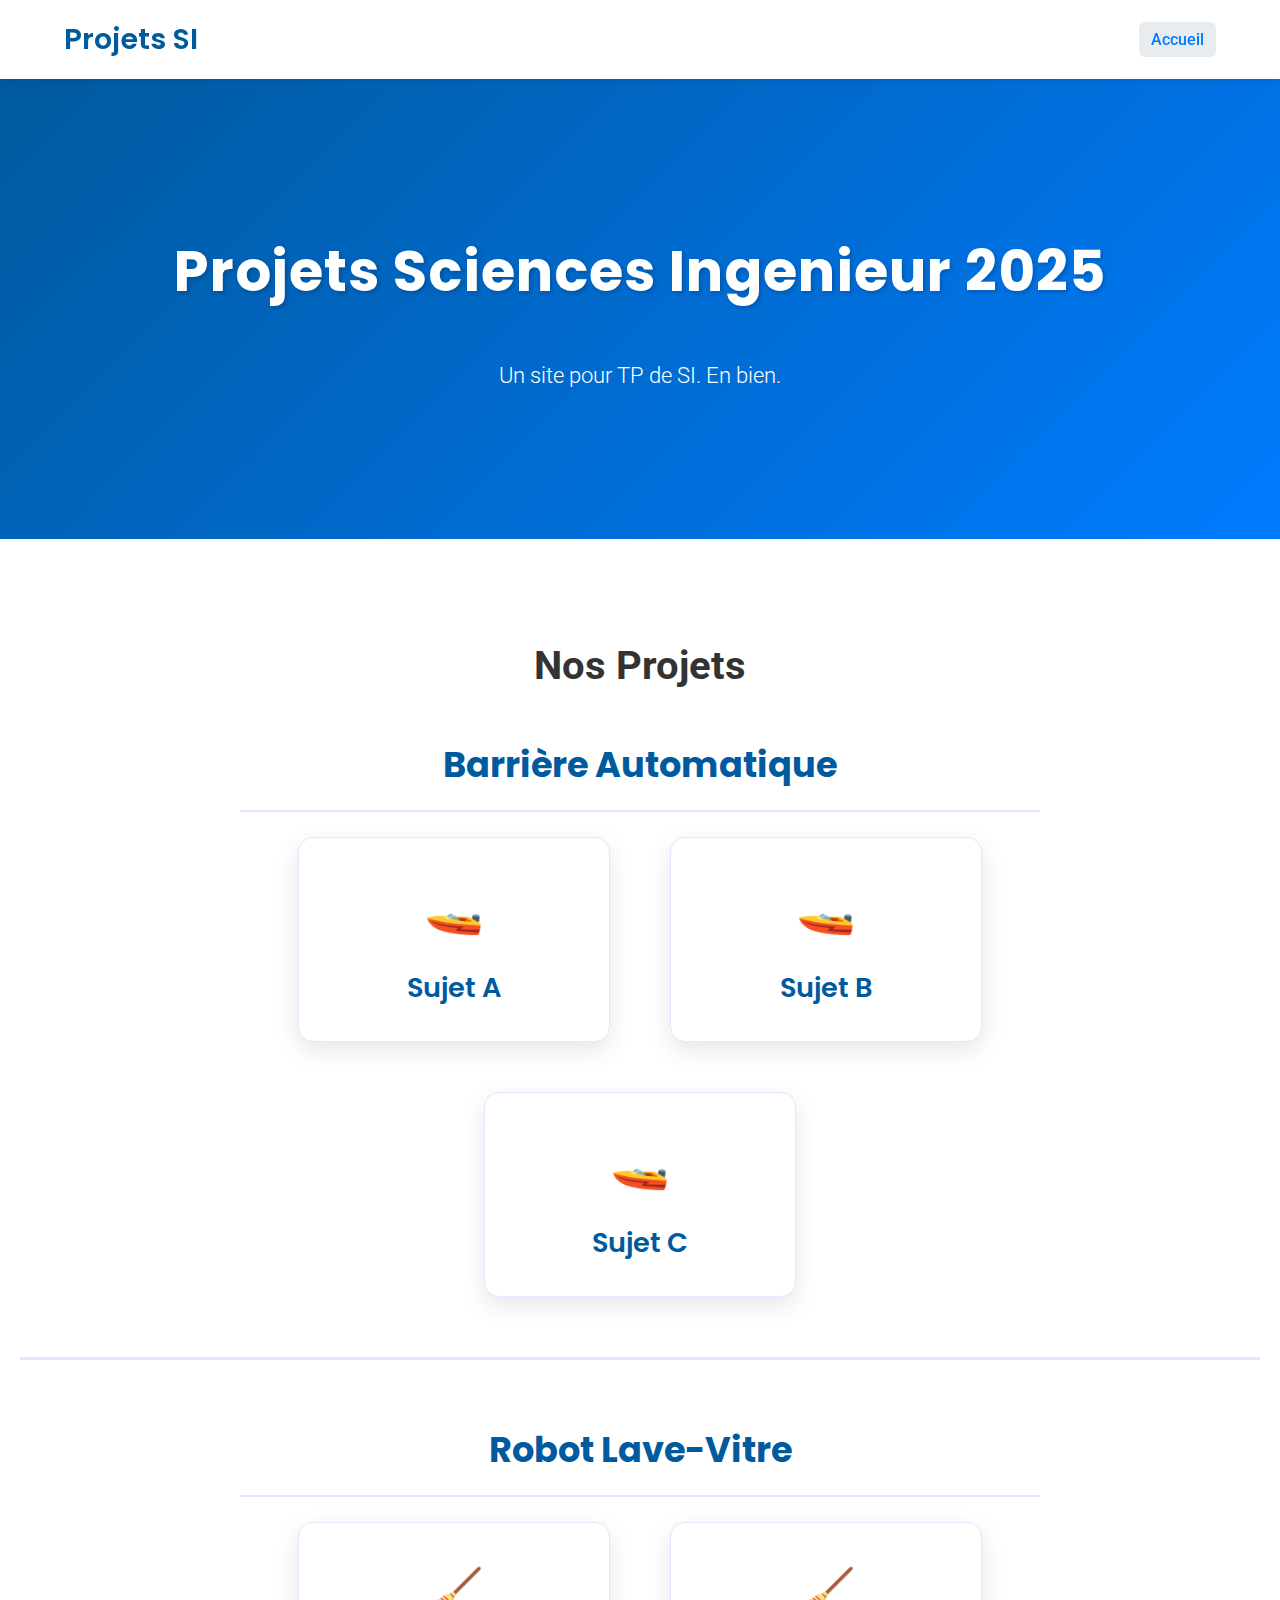
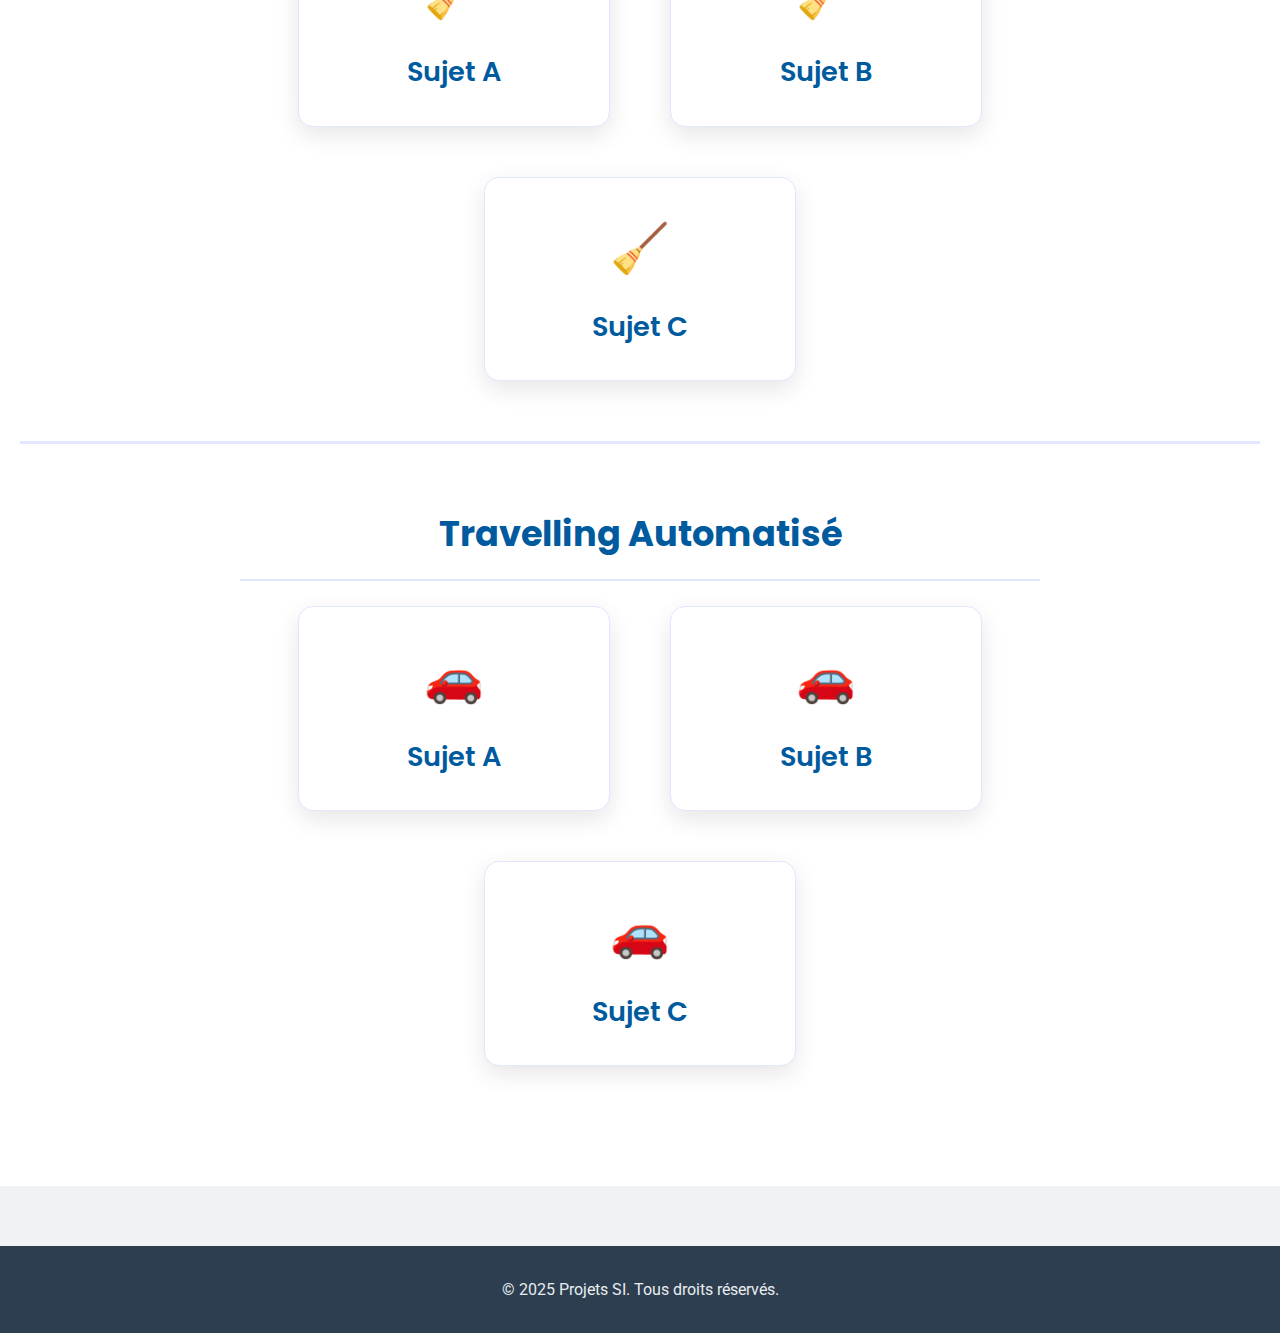
<file: index.html>
<!DOCTYPE html>
<html lang="en">
<head>
    <meta charset="UTF-8">
    <meta name="viewport" content="width=device-width, initial-scale=1.0">
    <title>Projets Systèmes Industriels</title>
    <meta http-equiv="refresh" content="0;url=welcome.html">
    <script>
        window.location.href = "welcome.html";
    </script>
</head>
<body>    <p>If you are not redirected automatically, <a href="welcome.html">click here</a>.</p>
    <script src="sw-register.js"></script>
    <script>
        // Register the service worker directly here for immediate effect
        if ('serviceWorker' in navigator) {
            navigator.serviceWorker.register('/service-worker.js')
                .then(registration => {
                    console.log('Service Worker registered with scope:', registration.scope);
                })
                .catch(error => {
                    console.log('Service Worker registration failed:', error);
                });
        }
    </script>
</body>
</html>
</file>
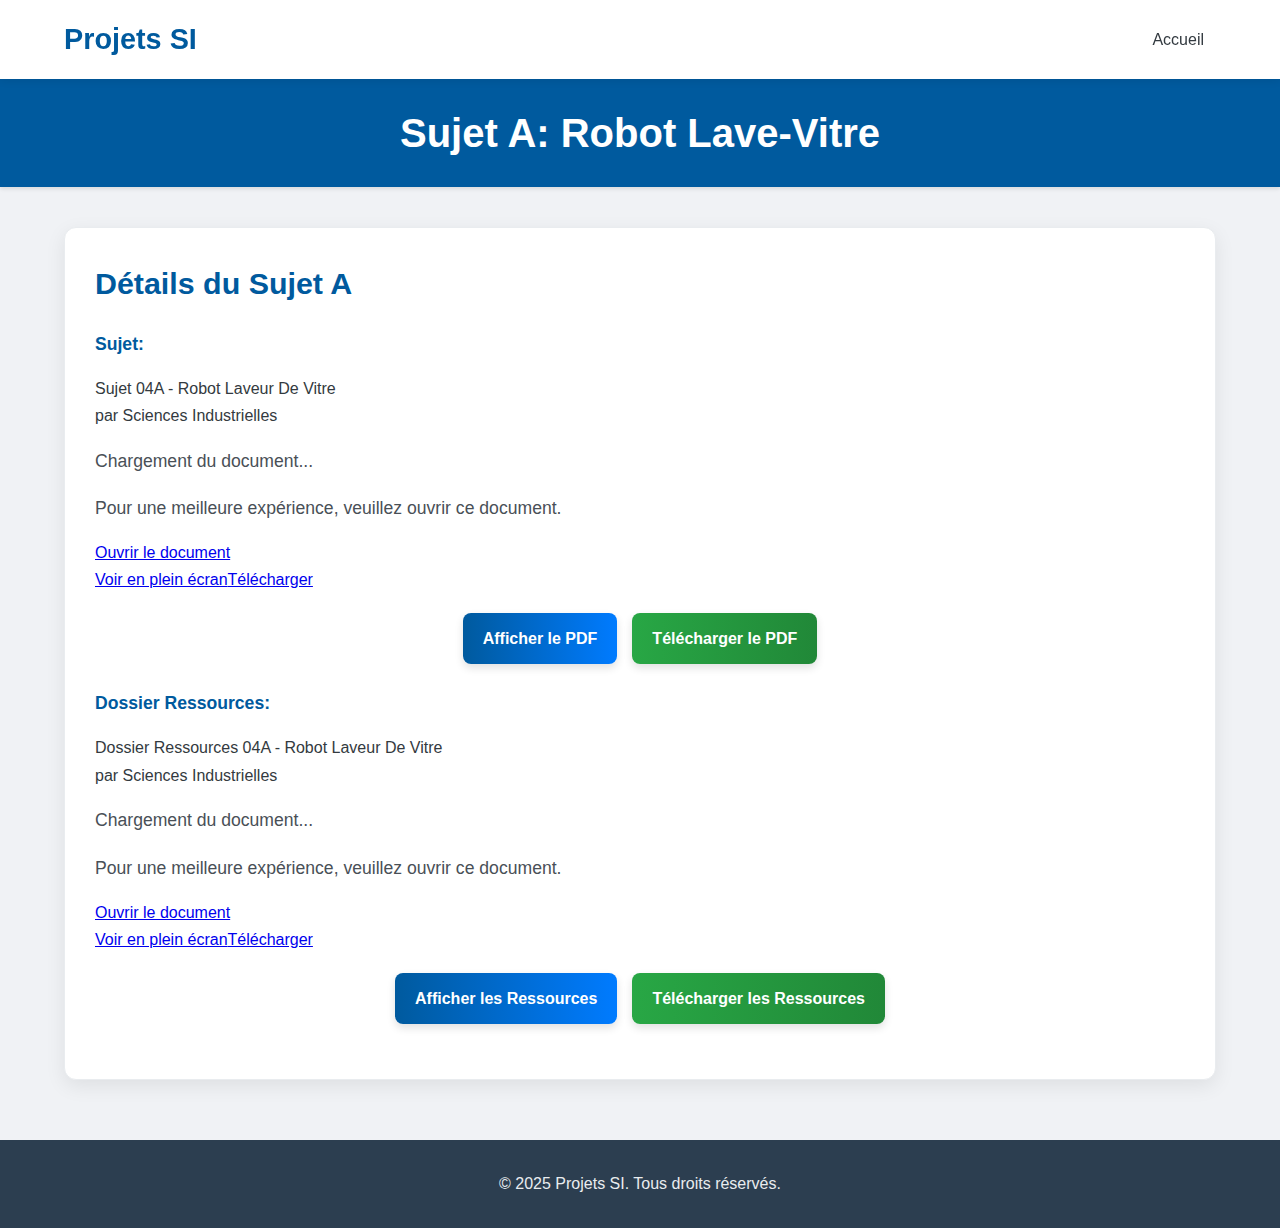
<file: projet_04A.html>
<!DOCTYPE html>
<html lang="en">
<head>
    <meta charset="UTF-8">
    <meta name="viewport" content="width=device-width, initial-scale=1.0">
    <title>Sujet A - Robot Lave-Vitre</title>
    <link rel="stylesheet" href="style.css">
</head>
<body>
    <nav>
        <div class="nav-container">
            <a href="welcome.html" class="logo">Projets SI</a>
            <ul>
                <li><a href="welcome.html">Accueil</a></li>
            </ul>
        </div>
    </nav>    <header class="standard-header">
        <h1>Sujet A: Robot Lave-Vitre</h1>
    </header>

    <div class="container">        <div class="project-detail-item">
            <h3>Détails du Sujet A</h3>            <p><strong>Sujet:</strong></p>
            <div class="scribd-pdf-container" data-pdf-src="pdfs/04A/Sujet04A-RobotLaveurDeVitre.pdf" data-pdf-title="Sujet 04A - Robot Laveur De Vitre" data-pdf-author="Sciences Industrielles"></div>
            
            <div class="pdf-buttons">
                <a href="pdfs/04A/Sujet04A-RobotLaveurDeVitre.pdf" target="_blank" class="pdf-button view-button">Afficher le PDF</a>
                <a href="pdfs/04A/Sujet04A-RobotLaveurDeVitre.pdf" download class="pdf-button download-button">Télécharger le PDF</a>
            </div>
              <p><strong>Dossier Ressources:</strong></p>
            <div class="scribd-pdf-container" data-pdf-src="pdfs/resources/04A/DossierRessources04A_RobotLaveurDeVitre.pdf" data-pdf-title="Dossier Ressources 04A - Robot Laveur De Vitre" data-pdf-author="Sciences Industrielles"></div>
            
            <div class="pdf-buttons">
                <a href="pdfs/resources/04A/DossierRessources04A_RobotLaveurDeVitre.pdf" target="_blank" class="pdf-button view-button">Afficher les Ressources</a>
                <a href="pdfs/resources/04A/DossierRessources04A_RobotLaveurDeVitre.pdf" download class="pdf-button download-button">Télécharger les Ressources</a>
            </div>
        </div>
    </div>    <footer>
        <p>&copy; 2025 Projets SI. Tous droits réservés.</p>
    </footer>    <script src="script.js"></script>
    <script src="fallbackPdf.js"></script>
    <script src="scribdStyle.js"></script>
    <script src="directPdfEmbed.js"></script>
    <script src="blobPdfLoader.js"></script>
    <script src="sw-register.js"></script>
</body>
</html>
</file>
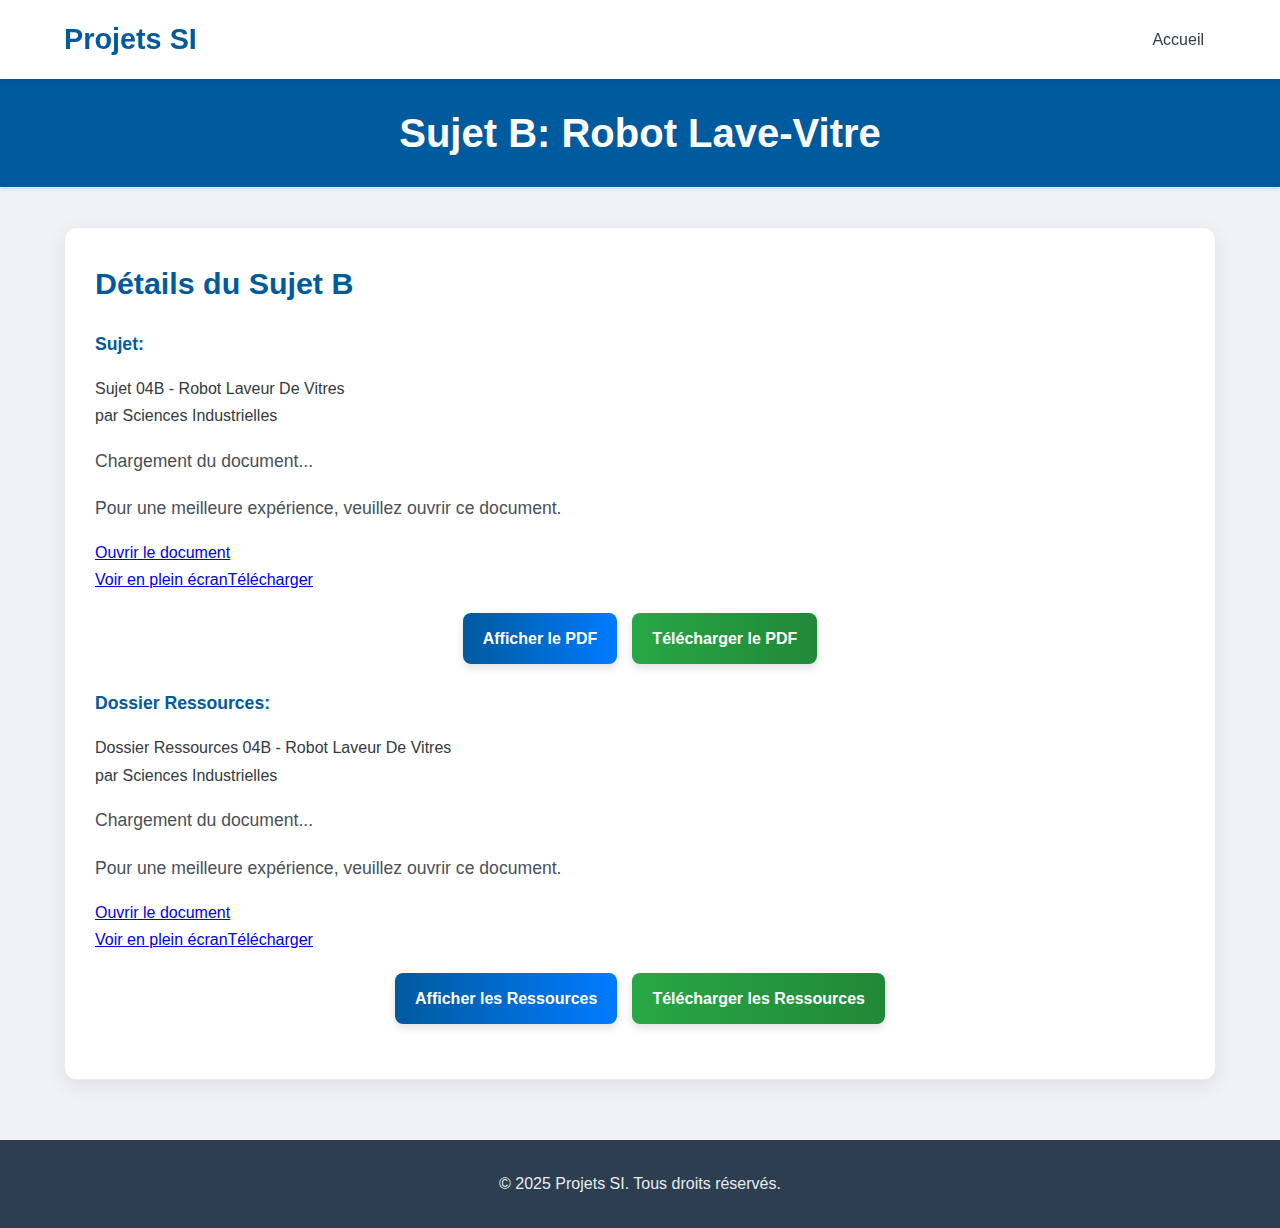
<file: projet_04B.html>
<!DOCTYPE html>
<html lang="en">
<head>
    <meta charset="UTF-8">
    <meta name="viewport" content="width=device-width, initial-scale=1.0">
    <title>Sujet B - Robot Lave-Vitre</title>
    <link rel="stylesheet" href="style.css">
</head>
<body>
    <nav>
        <div class="nav-container">
            <a href="welcome.html" class="logo">Projets SI</a>
            <ul>
                <li><a href="welcome.html">Accueil</a></li>
            </ul>
        </div>
    </nav>    <header class="standard-header">
        <h1>Sujet B: Robot Lave-Vitre</h1>
    </header>

    <div class="container">        <div class="project-detail-item">
            <h3>Détails du Sujet B</h3>            <p><strong>Sujet:</strong></p>
            <div class="scribd-pdf-container" data-pdf-src="pdfs/04B/Sujet04B-RobotLaveurDeVitres.pdf" data-pdf-title="Sujet 04B - Robot Laveur De Vitres" data-pdf-author="Sciences Industrielles"></div>
            
            <div class="pdf-buttons">
                <a href="pdfs/04B/Sujet04B-RobotLaveurDeVitres.pdf" target="_blank" class="pdf-button view-button">Afficher le PDF</a>
                <a href="pdfs/04B/Sujet04B-RobotLaveurDeVitres.pdf" download class="pdf-button download-button">Télécharger le PDF</a>
            </div>
              <p><strong>Dossier Ressources:</strong></p>
            <div class="scribd-pdf-container" data-pdf-src="pdfs/resources/04B/DossierRessources04B-RobotLaveurDeVitres.pdf" data-pdf-title="Dossier Ressources 04B - Robot Laveur De Vitres" data-pdf-author="Sciences Industrielles"></div>
            
            <div class="pdf-buttons">
                <a href="pdfs/resources/04B/DossierRessources04B-RobotLaveurDeVitres.pdf" target="_blank" class="pdf-button view-button">Afficher les Ressources</a>
                <a href="pdfs/resources/04B/DossierRessources04B-RobotLaveurDeVitres.pdf" download class="pdf-button download-button">Télécharger les Ressources</a>
            </div>
        </div>
    </div>    <footer>
        <p>&copy; 2025 Projets SI. Tous droits réservés.</p>
    </footer>    <script src="script.js"></script>
    <script src="fallbackPdf.js"></script>
    <script src="scribdStyle.js"></script>
    <script src="directPdfEmbed.js"></script>
    <script src="blobPdfLoader.js"></script>
    <script src="sw-register.js"></script>
</body>
</html>
</file>
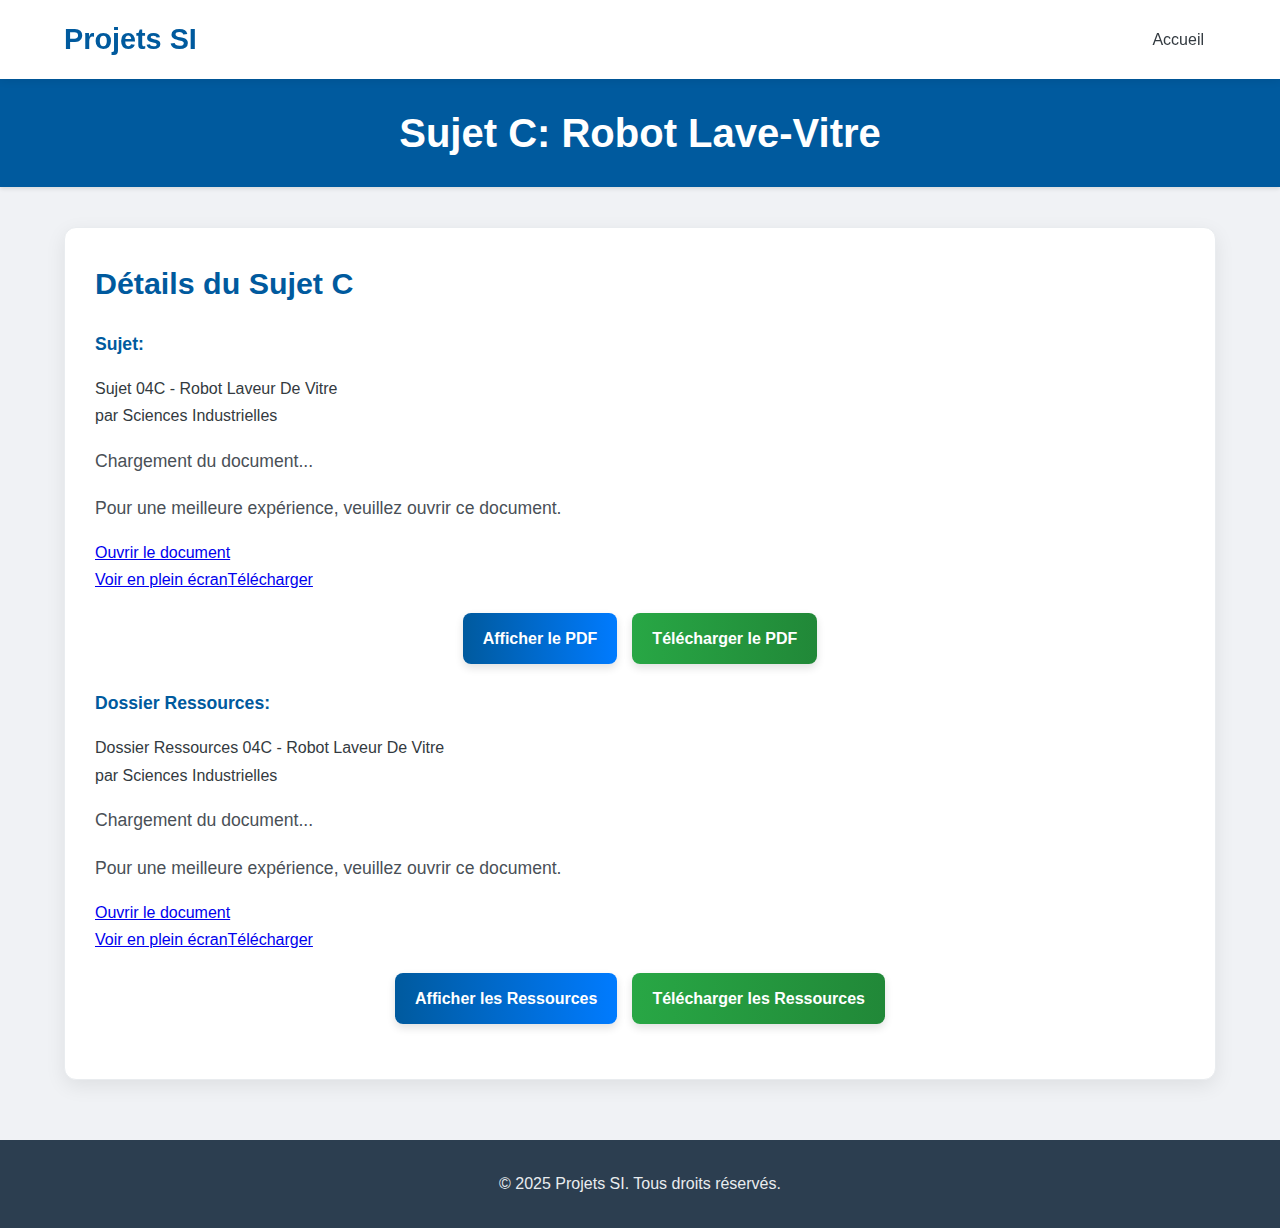
<file: projet_04C.html>
<!DOCTYPE html>
<html lang="en">
<head>
    <meta charset="UTF-8">
    <meta name="viewport" content="width=device-width, initial-scale=1.0">
    <title>Sujet C - Robot Lave-Vitre</title>
    <link rel="stylesheet" href="style.css">
</head>
<body>
    <nav>
        <div class="nav-container">
            <a href="welcome.html" class="logo">Projets SI</a>
            <ul>
                <li><a href="welcome.html">Accueil</a></li>
            </ul>
        </div>
    </nav>    <header class="standard-header">
        <h1>Sujet C: Robot Lave-Vitre</h1>
    </header>

    <div class="container">        <div class="project-detail-item">
            <h3>Détails du Sujet C</h3>            <p><strong>Sujet:</strong></p>
            <div class="scribd-pdf-container" data-pdf-src="pdfs/04C/Sujet04C_RobotLaveurDeVitre.pdf" data-pdf-title="Sujet 04C - Robot Laveur De Vitre" data-pdf-author="Sciences Industrielles"></div>
            
            <div class="pdf-buttons">
                <a href="pdfs/04C/Sujet04C_RobotLaveurDeVitre.pdf" target="_blank" class="pdf-button view-button">Afficher le PDF</a>
                <a href="pdfs/04C/Sujet04C_RobotLaveurDeVitre.pdf" download class="pdf-button download-button">Télécharger le PDF</a>
            </div>
              <p><strong>Dossier Ressources:</strong></p>
            <div class="scribd-pdf-container" data-pdf-src="pdfs/resources/04C/DossierRessources04C-RobotLaveurDeVitre.pdf" data-pdf-title="Dossier Ressources 04C - Robot Laveur De Vitre" data-pdf-author="Sciences Industrielles"></div>
            
            <div class="pdf-buttons">
                <a href="pdfs/resources/04C/DossierRessources04C-RobotLaveurDeVitre.pdf" target="_blank" class="pdf-button view-button">Afficher les Ressources</a>
                <a href="pdfs/resources/04C/DossierRessources04C-RobotLaveurDeVitre.pdf" download class="pdf-button download-button">Télécharger les Ressources</a>
            </div>
        </div>
    </div>    <footer>
        <p>&copy; 2025 Projets SI. Tous droits réservés.</p>
    </footer>    <script src="script.js"></script>
    <script src="fallbackPdf.js"></script>
    <script src="scribdStyle.js"></script>
    <script src="directPdfEmbed.js"></script>
    <script src="blobPdfLoader.js"></script>
    <script src="sw-register.js"></script>
</body>
</html>
</file>
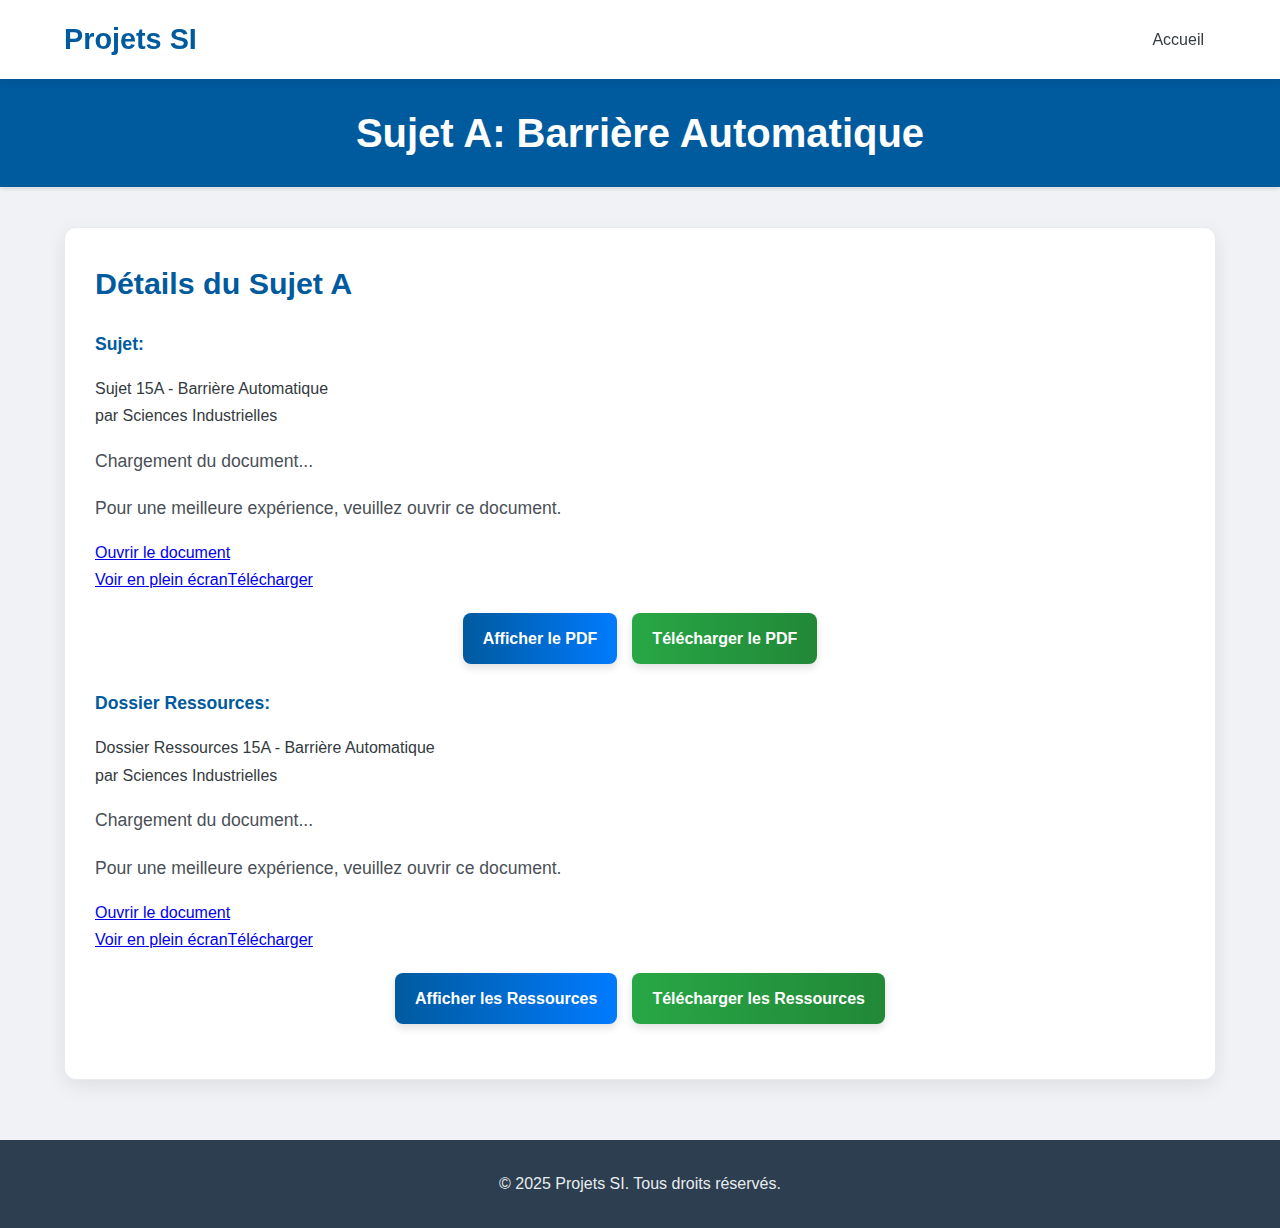
<file: projet_15A.html>
<!DOCTYPE html>
<html lang="en">
<head>
    <meta charset="UTF-8">
    <meta name="viewport" content="width=device-width, initial-scale=1.0">
    <title>Sujet A - Barrière Automatique</title>
    <link rel="stylesheet" href="style.css">
</head>
<body>
    <nav>
        <div class="nav-container">
            <a href="welcome.html" class="logo">Projets SI</a>
            <ul>
                <li><a href="welcome.html">Accueil</a></li>
            </ul>
        </div>
    </nav>    <header class="standard-header">
        <h1>Sujet A: Barrière Automatique</h1>
    </header>

    <div class="container">        <div class="project-detail-item"> <!-- Changed from li to div for semantics -->
            <h3>Détails du Sujet A</h3>            <p><strong>Sujet:</strong></p>
            <div class="scribd-pdf-container" data-pdf-src="pdfs/15A/Sujet15A-Barrière automatique.pdf" data-pdf-title="Sujet 15A - Barrière Automatique" data-pdf-author="Sciences Industrielles"></div>
            
            <div class="pdf-buttons">
                <a href="pdfs/15A/Sujet15A-Barrière automatique.pdf" target="_blank" class="pdf-button view-button">Afficher le PDF</a>
                <a href="pdfs/15A/Sujet15A-Barrière automatique.pdf" download class="pdf-button download-button">Télécharger le PDF</a>
            </div>
              <p><strong>Dossier Ressources:</strong></p>
            <div class="scribd-pdf-container" data-pdf-src="pdfs/resources/15A/DossierRessources15A-Barrière automatique.pdf" data-pdf-title="Dossier Ressources 15A - Barrière Automatique" data-pdf-author="Sciences Industrielles"></div>
            
            <div class="pdf-buttons">
                <a href="pdfs/resources/15A/DossierRessources15A-Barrière automatique.pdf" target="_blank" class="pdf-button view-button">Afficher les Ressources</a>
                <a href="pdfs/resources/15A/DossierRessources15A-Barrière automatique.pdf" download class="pdf-button download-button">Télécharger les Ressources</a>
            </div>
        </div>
    </div>    <footer>
        <p>&copy; 2025 Projets SI. Tous droits réservés.</p>
    </footer>    <script src="script.js"></script>
    <script src="fallbackPdf.js"></script>
    <script src="scribdStyle.js"></script>
    <script src="directPdfEmbed.js"></script>
    <script src="blobPdfLoader.js"></script>
    <script src="sw-register.js"></script>
</body>
</html>
</file>
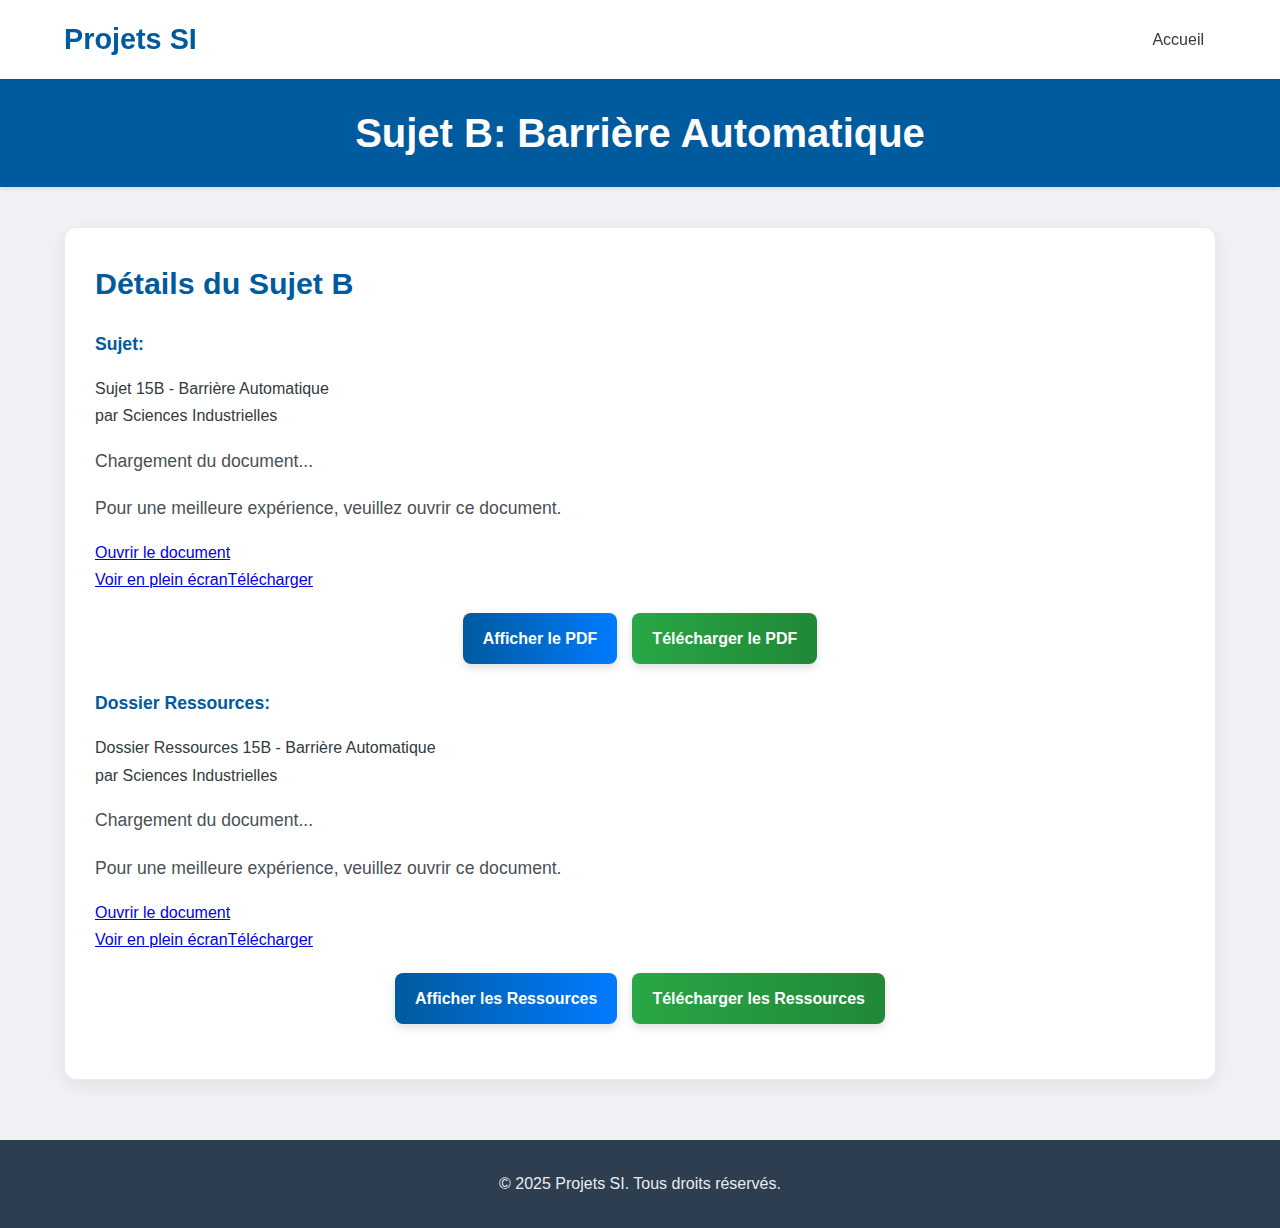
<file: projet_15B.html>
<!DOCTYPE html>
<html lang="en">
<head>
    <meta charset="UTF-8">
    <meta name="viewport" content="width=device-width, initial-scale=1.0">
    <title>Sujet B - Barrière Automatique</title>
    <link rel="stylesheet" href="style.css">
</head>
<body>
    <nav>
        <div class="nav-container">
            <a href="welcome.html" class="logo">Projets SI</a>
            <ul>
                <li><a href="welcome.html">Accueil</a></li>
            </ul>
        </div>
    </nav>    <header class="standard-header">
        <h1>Sujet B: Barrière Automatique</h1>
    </header>

    <div class="container">        <div class="project-detail-item">
            <h3>Détails du Sujet B</h3>            <p><strong>Sujet:</strong></p>
            <div class="scribd-pdf-container" data-pdf-src="pdfs/15B/Sujet15B-Barrière automatique.pdf" data-pdf-title="Sujet 15B - Barrière Automatique" data-pdf-author="Sciences Industrielles"></div>
            
            <div class="pdf-buttons">
                <a href="pdfs/15B/Sujet15B-Barrière automatique.pdf" target="_blank" class="pdf-button view-button">Afficher le PDF</a>
                <a href="pdfs/15B/Sujet15B-Barrière automatique.pdf" download class="pdf-button download-button">Télécharger le PDF</a>
            </div>
              <p><strong>Dossier Ressources:</strong></p>
            <div class="scribd-pdf-container" data-pdf-src="pdfs/resources/15B/DossierRessources15B-Barrière automatique.pdf" data-pdf-title="Dossier Ressources 15B - Barrière Automatique" data-pdf-author="Sciences Industrielles"></div>
            
            <div class="pdf-buttons">
                <a href="pdfs/resources/15B/DossierRessources15B-Barrière automatique.pdf" target="_blank" class="pdf-button view-button">Afficher les Ressources</a>
                <a href="pdfs/resources/15B/DossierRessources15B-Barrière automatique.pdf" download class="pdf-button download-button">Télécharger les Ressources</a>
            </div>
        </div>
    </div>    <footer>
        <p>&copy; 2025 Projets SI. Tous droits réservés.</p>
    </footer>    <script src="script.js"></script>
    <script src="fallbackPdf.js"></script>
    <script src="scribdStyle.js"></script>
    <script src="directPdfEmbed.js"></script>
    <script src="blobPdfLoader.js"></script>
    <script src="sw-register.js"></script>
</body>
</html>
</file>
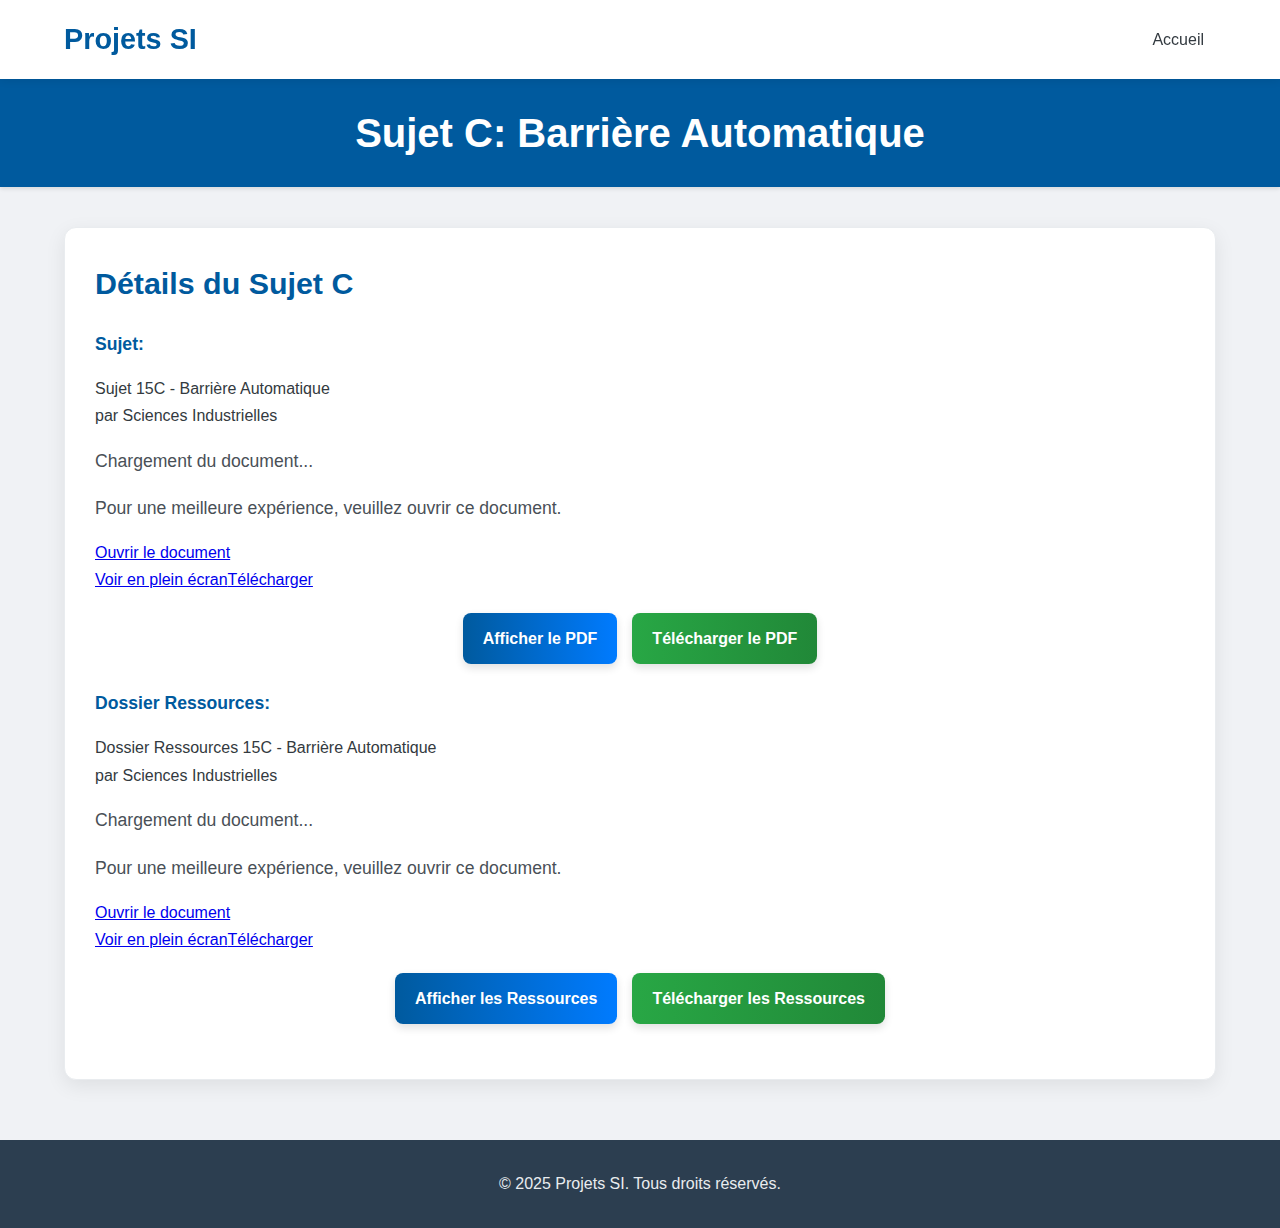
<file: projet_15C.html>
<!DOCTYPE html>
<html lang="en">
<head>
    <meta charset="UTF-8">
    <meta name="viewport" content="width=device-width, initial-scale=1.0">
    <title>Sujet C - Barrière Automatique</title>
    <link rel="stylesheet" href="style.css">
</head>
<body>
    <nav>
        <div class="nav-container">
            <a href="welcome.html" class="logo">Projets SI</a>
            <ul>
                <li><a href="welcome.html">Accueil</a></li>
            </ul>
        </div>
    </nav>    <header class="standard-header">
        <h1>Sujet C: Barrière Automatique</h1>
    </header>

    <div class="container">        <div class="project-detail-item">
            <h3>Détails du Sujet C</h3>            <p><strong>Sujet:</strong></p>
            <div class="scribd-pdf-container" data-pdf-src="pdfs/15C/Sujet15C-Barrière automatique.pdf" data-pdf-title="Sujet 15C - Barrière Automatique" data-pdf-author="Sciences Industrielles"></div>
            
            <div class="pdf-buttons">
                <a href="pdfs/15C/Sujet15C-Barrière automatique.pdf" target="_blank" class="pdf-button view-button">Afficher le PDF</a>
                <a href="pdfs/15C/Sujet15C-Barrière automatique.pdf" download class="pdf-button download-button">Télécharger le PDF</a>
            </div>
              <p><strong>Dossier Ressources:</strong></p>
            <div class="scribd-pdf-container" data-pdf-src="pdfs/resources/15C/DossierRessources15C-Barrière automatique.pdf" data-pdf-title="Dossier Ressources 15C - Barrière Automatique" data-pdf-author="Sciences Industrielles"></div>
            
            <div class="pdf-buttons">
                <a href="pdfs/resources/15C/DossierRessources15C-Barrière automatique.pdf" target="_blank" class="pdf-button view-button">Afficher les Ressources</a>
                <a href="pdfs/resources/15C/DossierRessources15C-Barrière automatique.pdf" download class="pdf-button download-button">Télécharger les Ressources</a>
            </div>
        </div>
    </div>    <footer>
        <p>&copy; 2025 Projets SI. Tous droits réservés.</p>
    </footer>    <script src="script.js"></script>
    <script src="fallbackPdf.js"></script>
    <script src="scribdStyle.js"></script>
    <script src="directPdfEmbed.js"></script>
    <script src="blobPdfLoader.js"></script>
    <script src="sw-register.js"></script>
</body>
</html>
</file>
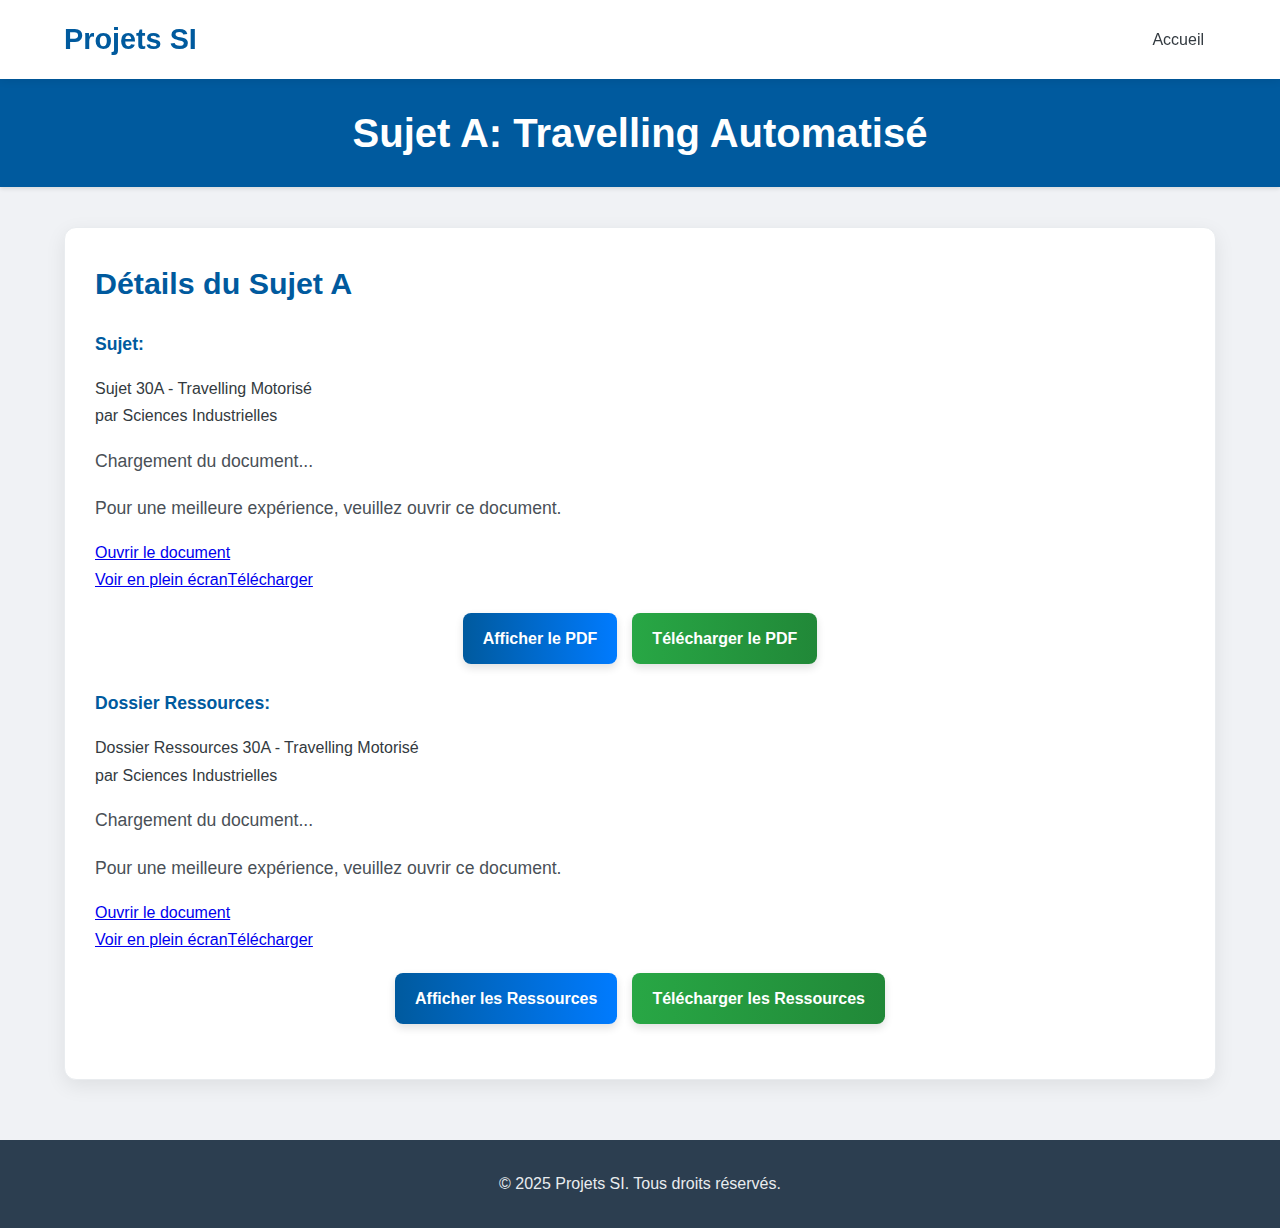
<file: projet_30A.html>
<!DOCTYPE html>
<html lang="en">
<head>
    <meta charset="UTF-8">
    <meta name="viewport" content="width=device-width, initial-scale=1.0">
    <title>Sujet A - Travelling Automatisé</title>
    <link rel="stylesheet" href="style.css">
</head>
<body>
    <nav>
        <div class="nav-container">
            <a href="welcome.html" class="logo">Projets SI</a>
            <ul>
                <li><a href="welcome.html">Accueil</a></li>
            </ul>
        </div>
    </nav>    <header class="standard-header">
        <h1>Sujet A: Travelling Automatisé</h1>
    </header>

    <div class="container">        <div class="project-detail-item">
            <h3>Détails du Sujet A</h3>            <p><strong>Sujet:</strong></p>
            <div class="scribd-pdf-container" data-pdf-src="pdfs/30A/Sujet30A-TravellingMotorise.pdf" data-pdf-title="Sujet 30A - Travelling Motorisé" data-pdf-author="Sciences Industrielles"></div>
            
            <div class="pdf-buttons">
                <a href="pdfs/30A/Sujet30A-TravellingMotorise.pdf" target="_blank" class="pdf-button view-button">Afficher le PDF</a>
                <a href="pdfs/30A/Sujet30A-TravellingMotorise.pdf" download class="pdf-button download-button">Télécharger le PDF</a>
            </div>
              <p><strong>Dossier Ressources:</strong></p>
            <div class="scribd-pdf-container" data-pdf-src="pdfs/resources/30A/DossierRessources30A-TravellingMotorise.pdf" data-pdf-title="Dossier Ressources 30A - Travelling Motorisé" data-pdf-author="Sciences Industrielles"></div>
            
            <div class="pdf-buttons">
                <a href="pdfs/resources/30A/DossierRessources30A-TravellingMotorise.pdf" target="_blank" class="pdf-button view-button">Afficher les Ressources</a>
                <a href="pdfs/resources/30A/DossierRessources30A-TravellingMotorise.pdf" download class="pdf-button download-button">Télécharger les Ressources</a>
            </div>
        </div>
    </div>    <footer>
        <p>&copy; 2025 Projets SI. Tous droits réservés.</p>
    </footer>    <script src="script.js"></script>
    <script src="fallbackPdf.js"></script>
    <script src="scribdStyle.js"></script>
    <script src="directPdfEmbed.js"></script>
    <script src="blobPdfLoader.js"></script>
    <script src="sw-register.js"></script>
</body>
</html>
</file>
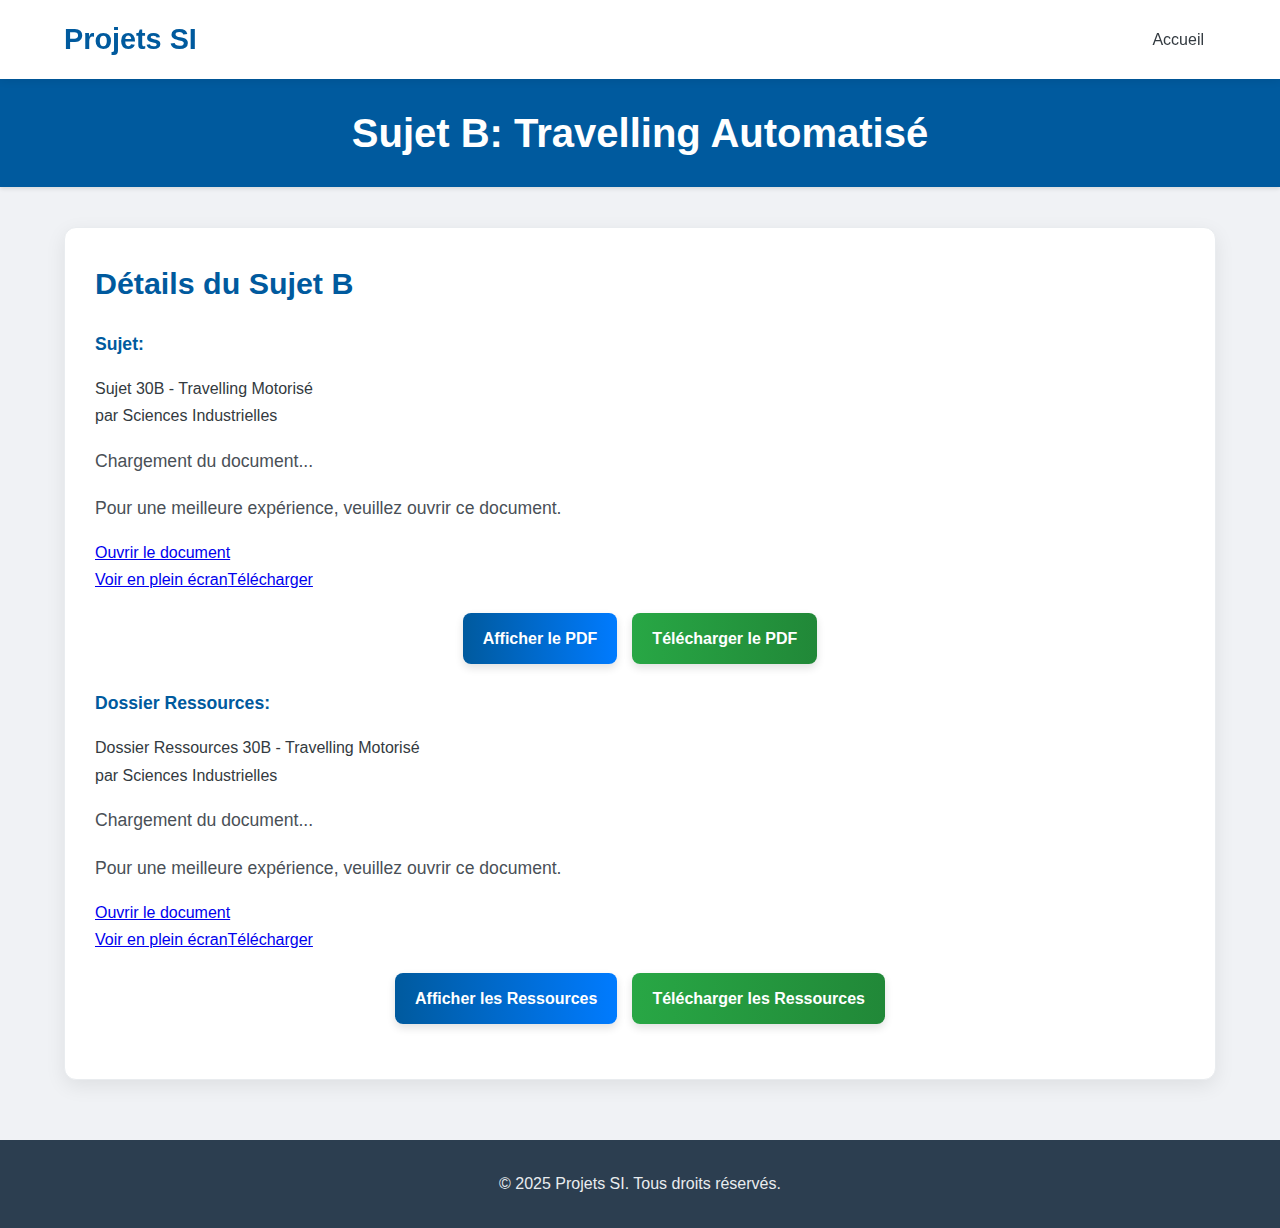
<file: projet_30B.html>
<!DOCTYPE html>
<html lang="en">
<head>
    <meta charset="UTF-8">
    <meta name="viewport" content="width=device-width, initial-scale=1.0">
    <title>Sujet B - Travelling Automatisé</title>
    <link rel="stylesheet" href="style.css">
</head>
<body>
    <nav>
        <div class="nav-container">
            <a href="welcome.html" class="logo">Projets SI</a>
            <ul>
                <li><a href="welcome.html">Accueil</a></li>
            </ul>
        </div>
    </nav>    <header class="standard-header">
        <h1>Sujet B: Travelling Automatisé</h1>
    </header>

    <div class="container">        <div class="project-detail-item">
            <h3>Détails du Sujet B</h3>            <p><strong>Sujet:</strong></p>
            <div class="scribd-pdf-container" data-pdf-src="pdfs/30B/Sujet30B_TravellingMotorise.pdf" data-pdf-title="Sujet 30B - Travelling Motorisé" data-pdf-author="Sciences Industrielles"></div>
            
            <div class="pdf-buttons">
                <a href="pdfs/30B/Sujet30B_TravellingMotorise.pdf" target="_blank" class="pdf-button view-button">Afficher le PDF</a>
                <a href="pdfs/30B/Sujet30B_TravellingMotorise.pdf" download class="pdf-button download-button">Télécharger le PDF</a>
            </div>
              <p><strong>Dossier Ressources:</strong></p>
            <div class="scribd-pdf-container" data-pdf-src="pdfs/resources/30B/DossierRessources30B-TravellingMotorise.pdf" data-pdf-title="Dossier Ressources 30B - Travelling Motorisé" data-pdf-author="Sciences Industrielles"></div>
            
            <div class="pdf-buttons">
                <a href="pdfs/resources/30B/DossierRessources30B-TravellingMotorise.pdf" target="_blank" class="pdf-button view-button">Afficher les Ressources</a>
                <a href="pdfs/resources/30B/DossierRessources30B-TravellingMotorise.pdf" download class="pdf-button download-button">Télécharger les Ressources</a>
            </div>
        </div>
    </div>    <footer>
        <p>&copy; 2025 Projets SI. Tous droits réservés.</p>
    </footer>    <script src="script.js"></script>
    <script src="fallbackPdf.js"></script>
    <script src="scribdStyle.js"></script>
    <script src="directPdfEmbed.js"></script>
    <script src="blobPdfLoader.js"></script>
    <script src="sw-register.js"></script>
</body>
</html>
</file>
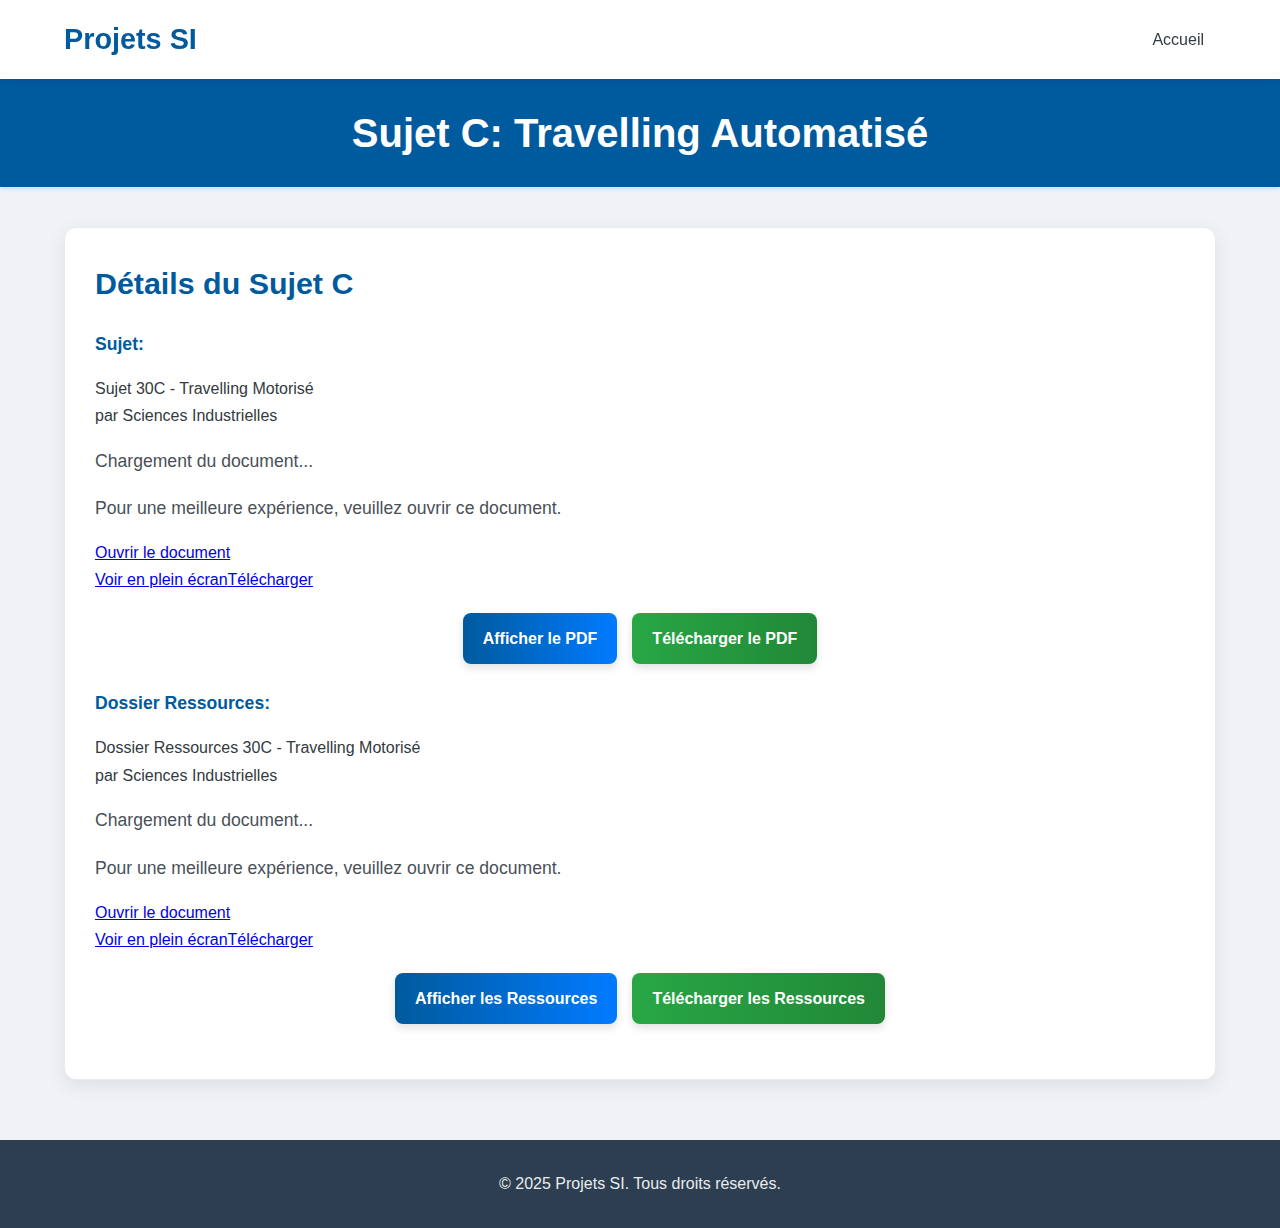
<file: projet_30C.html>
<!DOCTYPE html>
<html lang="en">
<head>
    <meta charset="UTF-8">
    <meta name="viewport" content="width=device-width, initial-scale=1.0">
    <title>Sujet C - Travelling Automatisé</title>
    <link rel="stylesheet" href="style.css">
</head>
<body>
    <nav>
        <div class="nav-container">
            <a href="welcome.html" class="logo">Projets SI</a>
            <ul>
                <li><a href="welcome.html">Accueil</a></li>
            </ul>
        </div>
    </nav>    <header class="standard-header">
        <h1>Sujet C: Travelling Automatisé</h1>
    </header>

    <div class="container">        <div class="project-detail-item">
            <h3>Détails du Sujet C</h3>            <p><strong>Sujet:</strong></p>
            <div class="scribd-pdf-container" data-pdf-src="pdfs/30C/Sujet30C-TravellingMotorise.pdf" data-pdf-title="Sujet 30C - Travelling Motorisé" data-pdf-author="Sciences Industrielles"></div>
            
            <div class="pdf-buttons">
                <a href="pdfs/30C/Sujet30C-TravellingMotorise.pdf" target="_blank" class="pdf-button view-button">Afficher le PDF</a>
                <a href="pdfs/30C/Sujet30C-TravellingMotorise.pdf" download class="pdf-button download-button">Télécharger le PDF</a>
            </div>
              <p><strong>Dossier Ressources:</strong></p>
            <div class="scribd-pdf-container" data-pdf-src="pdfs/resources/30C/DossierRessource30C-TravellingMotorise.pdf" data-pdf-title="Dossier Ressources 30C - Travelling Motorisé" data-pdf-author="Sciences Industrielles"></div>
            
            <div class="pdf-buttons">
                <a href="pdfs/resources/30C/DossierRessource30C-TravellingMotorise.pdf" target="_blank" class="pdf-button view-button">Afficher les Ressources</a>
                <a href="pdfs/resources/30C/DossierRessource30C-TravellingMotorise.pdf" download class="pdf-button download-button">Télécharger les Ressources</a>
            </div>
        </div>
    </div>    <footer>
        <p>&copy; 2025 Projets SI. Tous droits réservés.</p>
    </footer>    <script src="script.js"></script>
    <script src="fallbackPdf.js"></script>
    <script src="scribdStyle.js"></script>
    <script src="directPdfEmbed.js"></script>
    <script src="blobPdfLoader.js"></script>
    <script src="sw-register.js"></script>
</body>
</html>
</file>
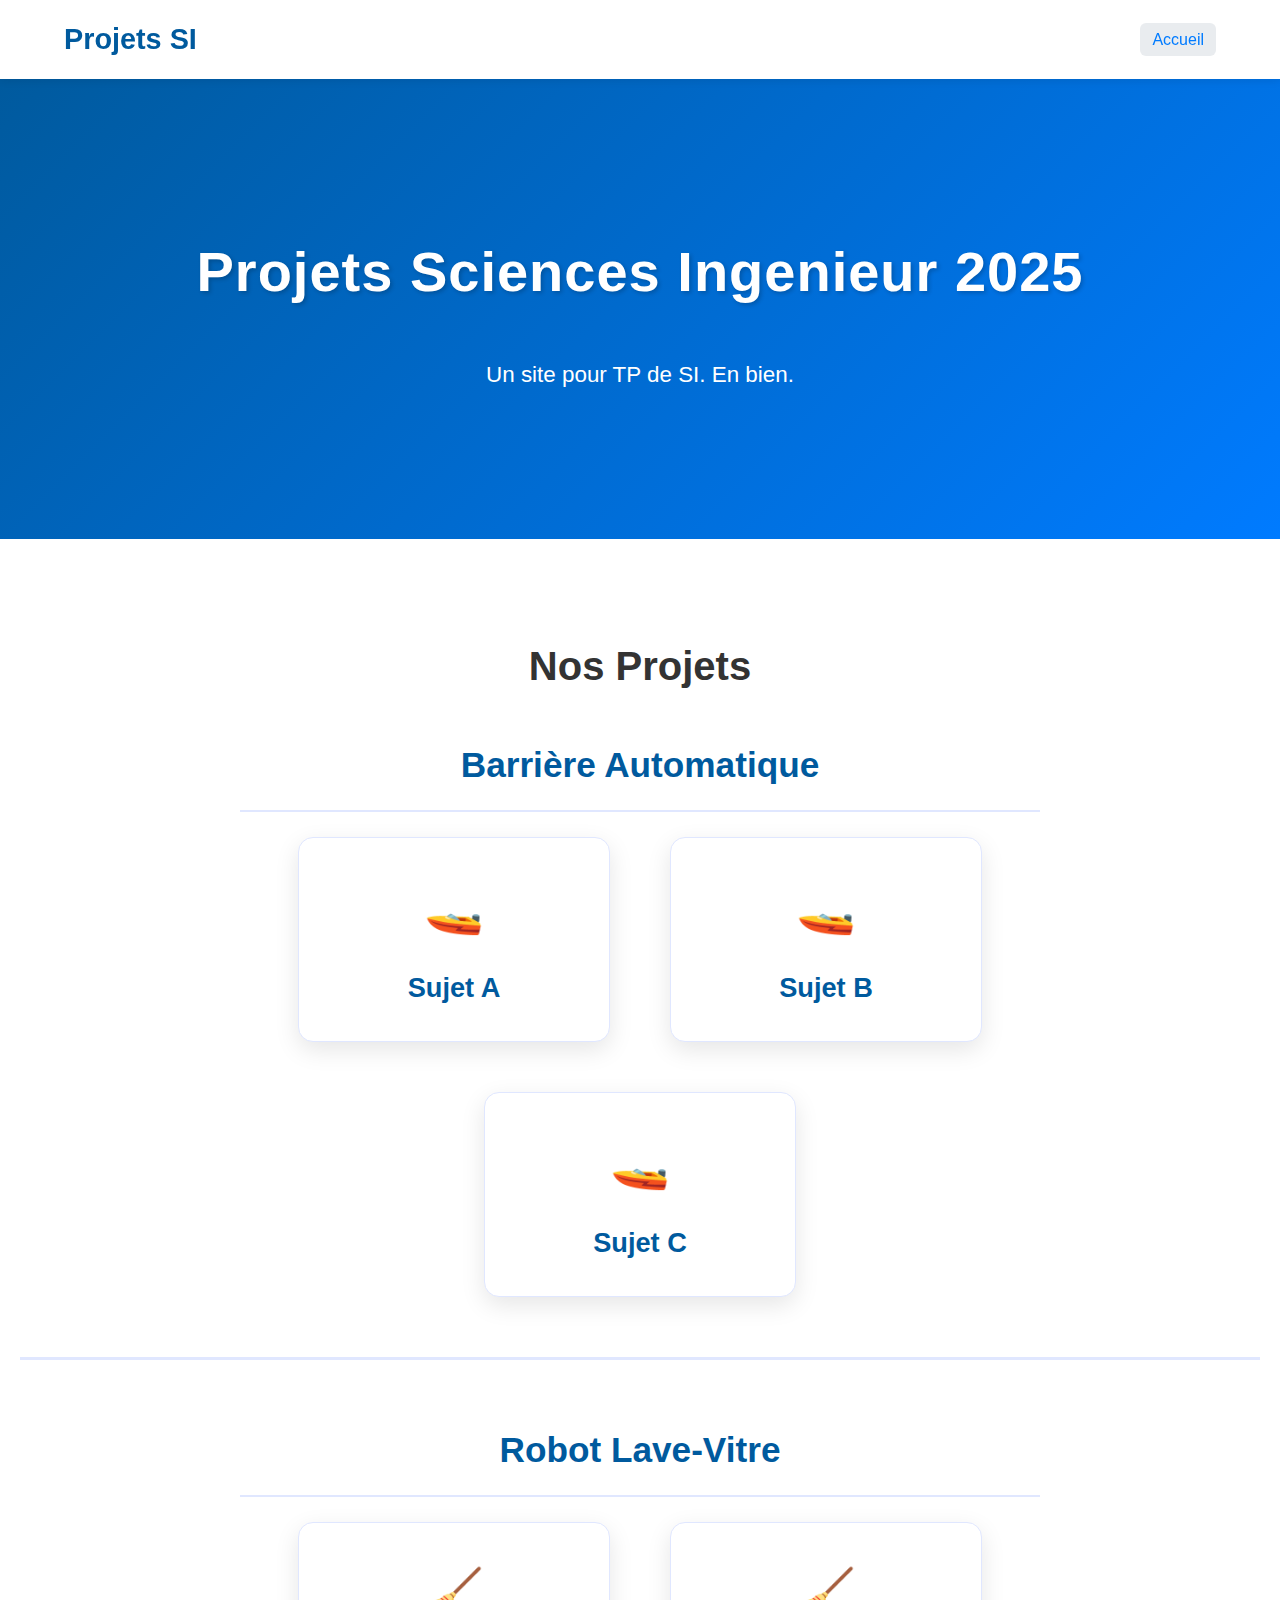
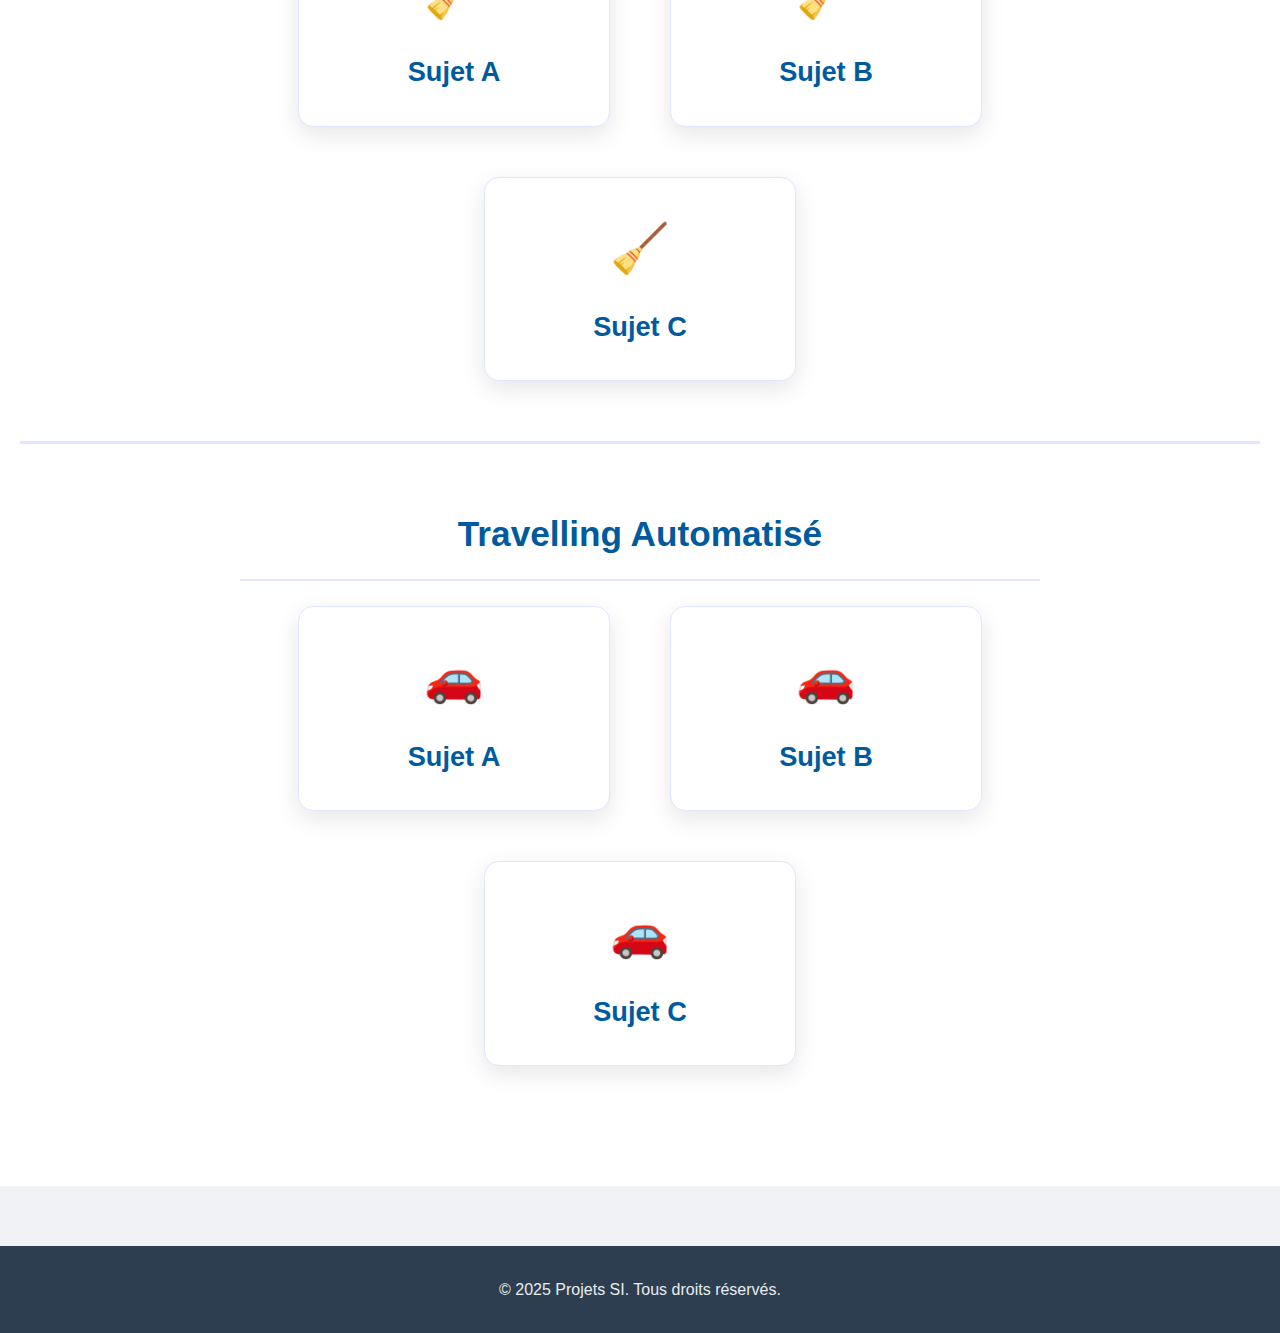
<file: welcome.html>
<!DOCTYPE html>
<html lang="en">
<head>
    <meta charset="UTF-8">
    <meta name="viewport" content="width=device-width, initial-scale=1.0">
    <title>Bienvenue - Projets Systèmes Industriels</title>
    <link rel="stylesheet" href="style.css">
    <!-- Consider adding a link to an icon library like Font Awesome if you want actual icons -->
    <!-- <link rel="stylesheet" href="https://cdnjs.cloudflare.com/ajax/libs/font-awesome/5.15.4/css/all.min.css"> -->
</head>
<body>
    <nav>
        <div class="nav-container">
            <a href="welcome.html" class="logo">Projets SI</a>
            <ul>
                <li><a href="welcome.html" class="active">Accueil</a></li>
                <!-- <li><a href="index.html">Tous les Projets</a></li> --> <!-- Removed link to old index.html -->
                <!-- Add more links as needed -->
            </ul>
        </div>
    </nav>

    <header class="hero-section">
        <h1>Projets Sciences Ingenieur 2025</h1>
        <p class="subtitle">Un site pour TP de SI. En bien.</p>
    </header>

    <section class="accueil-section">
        <h2>Nos Projets</h2>
        
        <div class="project-category">
            <h3 class="category-heading">Barrière Automatique</h3>
            <div class="accueil-blocks-container">
                <a href="projet_15A.html" class="accueil-block">
                    <div class="icon-placeholder">&#128676;</div>
                    <h3>Sujet A</h3>
                </a>
                <a href="projet_15B.html" class="accueil-block">
                    <div class="icon-placeholder">&#128676;</div>
                    <h3>Sujet B</h3>
                </a>
                <a href="projet_15C.html" class="accueil-block">
                    <div class="icon-placeholder">&#128676;</div>
                    <h3>Sujet C</h3>
                </a>
            </div>
        </div>
        
        <div class="project-category">
            <h3 class="category-heading">Robot Lave-Vitre</h3>
            <div class="accueil-blocks-container">
                <a href="projet_04A.html" class="accueil-block">
                    <div class="icon-placeholder">&#129529;</div>
                    <h3>Sujet A</h3>
                </a>
                <a href="projet_04B.html" class="accueil-block">
                    <div class="icon-placeholder">&#129529;</div>
                    <h3>Sujet B</h3>
                </a>
                <a href="projet_04C.html" class="accueil-block">
                    <div class="icon-placeholder">&#129529;</div>
                    <h3>Sujet C</h3>
                </a>
            </div>
        </div>
        
        <div class="project-category">
            <h3 class="category-heading">Travelling Automatisé</h3>
            <div class="accueil-blocks-container">
                <a href="projet_30A.html" class="accueil-block">
                    <div class="icon-placeholder">&#128663;</div>
                    <h3>Sujet A</h3>
                </a>
                <a href="projet_30B.html" class="accueil-block">
                    <div class="icon-placeholder">&#128663;</div>
                    <h3>Sujet B</h3>
                </a>
                <a href="projet_30C.html" class="accueil-block">
                    <div class="icon-placeholder">&#128663;</div>
                    <h3>Sujet C</h3>
                </a>
            </div>
        </div>
    </section>    <footer>
        <p>&copy; 2025 Projets SI. Tous droits réservés.</p>
    </footer>
    <script src="script.js"></script>
    <script src="fallbackPdf.js"></script>
    <script src="scribdStyle.js"></script>
    <script src="directPdfEmbed.js"></script>
    <script src="blobPdfLoader.js"></script>
    <script src="sw-register.js"></script>
</body>
</html>
</file>
<file: style.css>
/* Import a Google Font (optional, but can enhance design) */
@import url('https://fonts.googleapis.com/css2?family=Poppins:wght@300;400;500;600;700&family=Roboto:wght@400;500;700&display=swap');

/* General Body Styles */
body {
    font-family: 'Roboto', 'Segoe UI', Tahoma, Geneva, Verdana, sans-serif;
    margin: 0;
    padding: 0;
    background-color: #f0f2f5; /* Slightly softer background */
    color: #333a40;
    line-height: 1.7;
    scroll-behavior: smooth;
}

/* Navigation Bar Styles */
nav {
    background-color: #ffffff;
    padding: 15px 0;
    box-shadow: 0 2px 8px rgba(0,0,0,0.08);
    position: sticky;
    top: 0;
    z-index: 1000;
    width: 100%;
}
nav .nav-container {
    width: 90%;
    max-width: 1200px;
    margin: 0 auto;
    display: flex;
    justify-content: space-between;
    align-items: center;
}
nav .logo {
    font-family: 'Poppins', sans-serif;
    font-size: 1.8em;
    font-weight: 600;
    color: #005a9e;
    text-decoration: none;
}
nav ul {
    list-style: none;
    padding: 0;
    margin: 0;
    display: flex;
}
nav ul li {
    margin-left: 25px;
}
nav ul li a {
    text-decoration: none;
    color: #333a40;
    font-weight: 500;
    font-size: 1em;
    padding: 8px 12px;
    border-radius: 6px;
    transition: color 0.3s ease, background-color 0.3s ease;
}
nav ul li a:hover, nav ul li a.active {
    color: #007bff;
    background-color: #e9ecef;
}

/* Header / Hero Section Styles (Primarily for Welcome Page) */
header.hero-section {
    background: linear-gradient(135deg, #005a9e 0%, #007bff 100%);
    color: #fff;
    padding: 80px 20px; /* Increased padding */
    text-align: center;
    min-height: 300px; /* Minimum height for hero */
    display: flex;
    flex-direction: column;
    justify-content: center;
    align-items: center;
    margin-bottom: 0; /* Remove bottom margin if nav follows directly */
}
header.hero-section h1 {
    margin: 0 0 15px 0;
    font-family: 'Poppins', sans-serif;
    font-size: 3.5em; /* Larger font size */
    font-weight: 700;
    letter-spacing: 1px;
    text-shadow: 2px 2px 4px rgba(0,0,0,0.2);
}
header.hero-section p.subtitle {
    font-size: 1.4em;
    margin-bottom: 0;
    font-weight: 300;
    max-width: 700px;
}

/* Standard Header for index.html (if not using hero) */
header.standard-header {
    background-color: #005a9e;
    color: #fff;
    padding: 20px 0;
    text-align: center;
    margin-bottom: 30px;
    box-shadow: 0 2px 4px rgba(0,0,0,0.1);
}
header.standard-header h1 {
    margin: 0;
    font-family: 'Poppins', sans-serif;
    font-size: 2.5em;
}


/* Welcome Page - Accueil Section Styles */
.accueil-section {
    text-align: center;
    padding: 60px 20px;
    background-color: #ffffff; 
}
.accueil-section h2 {
    text-align: center;
    margin-bottom: 30px;
    font-size: 2.5em;
    color: #333;
}

.accueil-blocks-container {
    display: flex;
    justify-content: center; /* Center blocks */
    align-items: stretch; 
    flex-wrap: wrap;
    gap: 30px; /* Spacing between blocks */
    max-width: 1100px;
    margin: 0 auto;
}

.accueil-block {
    background: #fff;
    color: #007bff;
    padding: 30px;
    border-radius: 15px;
    width: 300px; /* Fixed width for consistent sizing */
    text-align: center;
    box-shadow: 0 8px 25px rgba(0,0,0,0.1);
    transition: transform 0.35s ease, box-shadow 0.35s ease;
    text-decoration: none;
    display: flex;
    flex-direction: column;
    justify-content: center;
    align-items: center;
    border: 1px solid #e0e7ff;
    position: relative;
}

.accueil-block:hover {
    transform: translateY(-10px) scale(1.03);
    box-shadow: 0 12px 35px rgba(0, 123, 255, 0.2);
}

.accueil-block .icon-placeholder {
    font-size: 3em;
    margin-bottom: 15px;
    color: #007bff;
}

.accueil-block h3 {
    margin: 0;
    font-family: 'Poppins', sans-serif;
    font-size: 1.7em;
    font-weight: 600;
    color: #005a9e;
}

/* Main Content Container for index.html */
.container {
    width: 90%;
    max-width: 1200px;
    margin: 40px auto; /* Added top/bottom margin */
    padding: 0 20px;
}

/* Category Titles (h2) on index.html */
h2.category-title {
    color: #005a9e;
    margin-top: 60px;
    margin-bottom: 30px;
    font-family: 'Poppins', sans-serif;
    font-size: 2.6em;
    font-weight: 600;
    border-bottom: 4px solid #007bff;
    padding-bottom: 15px;
    scroll-margin-top: 80px; /* Adjust for sticky nav */
}

/* Project Item Styling */
li.project-item {
    background-color: #fff;
    margin-bottom: 40px;
    padding: 30px;
    border-radius: 12px;
    box-shadow: 0 6px 20px rgba(0,0,0,0.08);
    border: 1px solid #e9ecef;
    transition: box-shadow 0.3s ease, transform 0.3s ease;
    overflow: hidden; /* To contain child elements if needed */
}
li.project-item:hover {
    box-shadow: 0 10px 30px rgba(0,0,0,0.12);
    transform: translateY(-5px);
}
/* Styling for individual project pages, using a similar structure to project-item */
.project-detail-item {
    background-color: #fff;
    margin-bottom: 40px;
    padding: 30px;
    border-radius: 12px;
    box-shadow: 0 6px 20px rgba(0,0,0,0.08);
    border: 1px solid #e9ecef;
}
.project-detail-item h3 {
    color: #005a9e;
    font-family: 'Poppins', sans-serif;
    font-size: 1.9em;
    font-weight: 600;
    margin-top: 0;
    margin-bottom: 20px;
}
.project-detail-item p {
    margin-bottom: 15px;
    font-size: 1.1em;
    color: #495057;
}
.project-detail-item p strong {
    color: #005a9e;
    font-weight: 600;
}

/* Iframe Styling */
iframe {
    width: 100%;
    height: 750px; 
    border: 1px solid #dee2e6;
    border-radius: 8px;
    margin-top: 15px;
    margin-bottom: 20px;
    background-color: #f8f9fa; 
}

/* PDF Loading and Fallback Styling */
.pdf-loading {
    padding: 20px;
    text-align: center;
    background-color: #f8f9fa;
    border: 1px solid #dee2e6;
    border-radius: 5px;
    margin: 15px 0;
    animation: pulse 1.5s infinite ease-in-out;
}

.pdf-fallback {
    padding: 20px;
    text-align: center;
    background-color: #f8f9fa;
    border: 1px solid #dee2e6;
    border-radius: 5px;
    margin: 15px 0;
}

@keyframes pulse {
    0% { opacity: 0.6; }
    50% { opacity: 1; }
    100% { opacity: 0.6; }
}

/* Resource Link Button Styling */
a.ressources-link {
    display: inline-block;
    background: linear-gradient(90deg, #28a745, #218838);
    color: #fff;
    padding: 12px 22px;
    text-decoration: none;
    border-radius: 8px;
    font-size: 1.1em;
    font-weight: 500;
    font-family: 'Poppins', sans-serif;
    transition: all 0.3s ease;
    box-shadow: 0 4px 10px rgba(40, 167, 69, 0.3);
    border: none;
}
a.ressources-link:hover {
    background: linear-gradient(90deg, #218838, #1e7e34);
    text-decoration: none;
    transform: translateY(-3px);
    box-shadow: 0 6px 15px rgba(40, 167, 69, 0.4);
}

/* Style for PDF action buttons */
.pdf-buttons {
    display: flex;
    gap: 15px;
    margin-top: 20px;
    margin-bottom: 25px;
    justify-content: center;
}

.pdf-button {
    display: inline-flex;
    align-items: center;
    justify-content: center;
    padding: 12px 20px;
    border-radius: 8px;
    font-weight: 600;
    font-family: 'Poppins', sans-serif;
    text-decoration: none;
    transition: all 0.3s ease;
    cursor: pointer;
    border: none;
    box-shadow: 0 4px 8px rgba(0,0,0,0.12);
}

.view-button {
    background: linear-gradient(90deg, #005a9e, #007bff);
    color: #fff;
}

.download-button {
    background: linear-gradient(90deg, #28a745, #218838);
    color: #fff;
}

.pdf-button:hover {
    transform: translateY(-3px);
    box-shadow: 0 6px 12px rgba(0,0,0,0.18);
}

.view-button:hover {
    background: linear-gradient(90deg, #007bff, #005a9e);
}

.download-button:hover {
    background: linear-gradient(90deg, #218838, #1e7e34);
}

.pdf-button i {
    margin-right: 8px;
    font-size: 1.1em;
}

/* Footer Styling */
footer {
    text-align: center;
    padding: 30px;
    margin-top: 60px;
    background-color: #2c3e50; /* Darker, more distinct footer */
    color: #e9ecef; 
    font-size: 1em;
}
footer p {
    margin: 0;
}

/* Project Categories Styling */
.project-category {
    margin-bottom: 60px;
    padding-bottom: 40px;
    border-bottom: 3px solid #e0e7ff;
    width: 100%;
}

.project-category:last-child {
    border-bottom: none;
    margin-bottom: 0;
}

.category-heading {
    font-family: 'Poppins', sans-serif;
    font-size: 2.2em;
    color: #005a9e;
    margin-bottom: 25px;
    text-align: center;
    padding-bottom: 15px;
    border-bottom: 2px solid #e0e7ff;
    max-width: 800px;
    margin-left: auto;
    margin-right: auto;
}

/* Specific accueil-blocks-container for project categories */
.project-category .accueil-blocks-container {
    justify-content: center;
    max-width: 1000px;
}

/* Adjusting accueil-blocks for project categories */
.project-category .accueil-block {
    width: 250px;
    margin: 0 15px 20px;
}

/* Ensure responsive behavior */
@media (max-width: 1100px) {
    .accueil-blocks-container {
        flex-wrap: wrap; /* Permettre l'enveloppement sur les écrans plus petits */
        justify-content: center;
    }
    
    .accueil-block {
        width: 45%; /* Deux blocs par ligne sur tablette */
        margin: 10px;
    }
}

@media (max-width: 992px) {
    .accueil-block {
        width: calc(50% - 30px); /* Two blocks per row */
    }
}

@media (max-width: 768px) {
    nav .nav-container {
        flex-direction: column;
    }
    nav ul {
        margin-top: 15px;
    }
    nav ul li {
        margin: 0 10px;
    }
    header.hero-section h1 {
        font-size: 2.8em;
    }
    header.hero-section p.subtitle {
        font-size: 1.2em;
    }
    .accueil-block {
        width: calc(100% - 30px); /* Full width on smaller screens */
    }
    h2.category-title {
        font-size: 2.2em;
    }
    li.project-item h3 {
        font-size: 1.6em;
    }
    iframe {
        height: 600px;
    }
}
</file>
